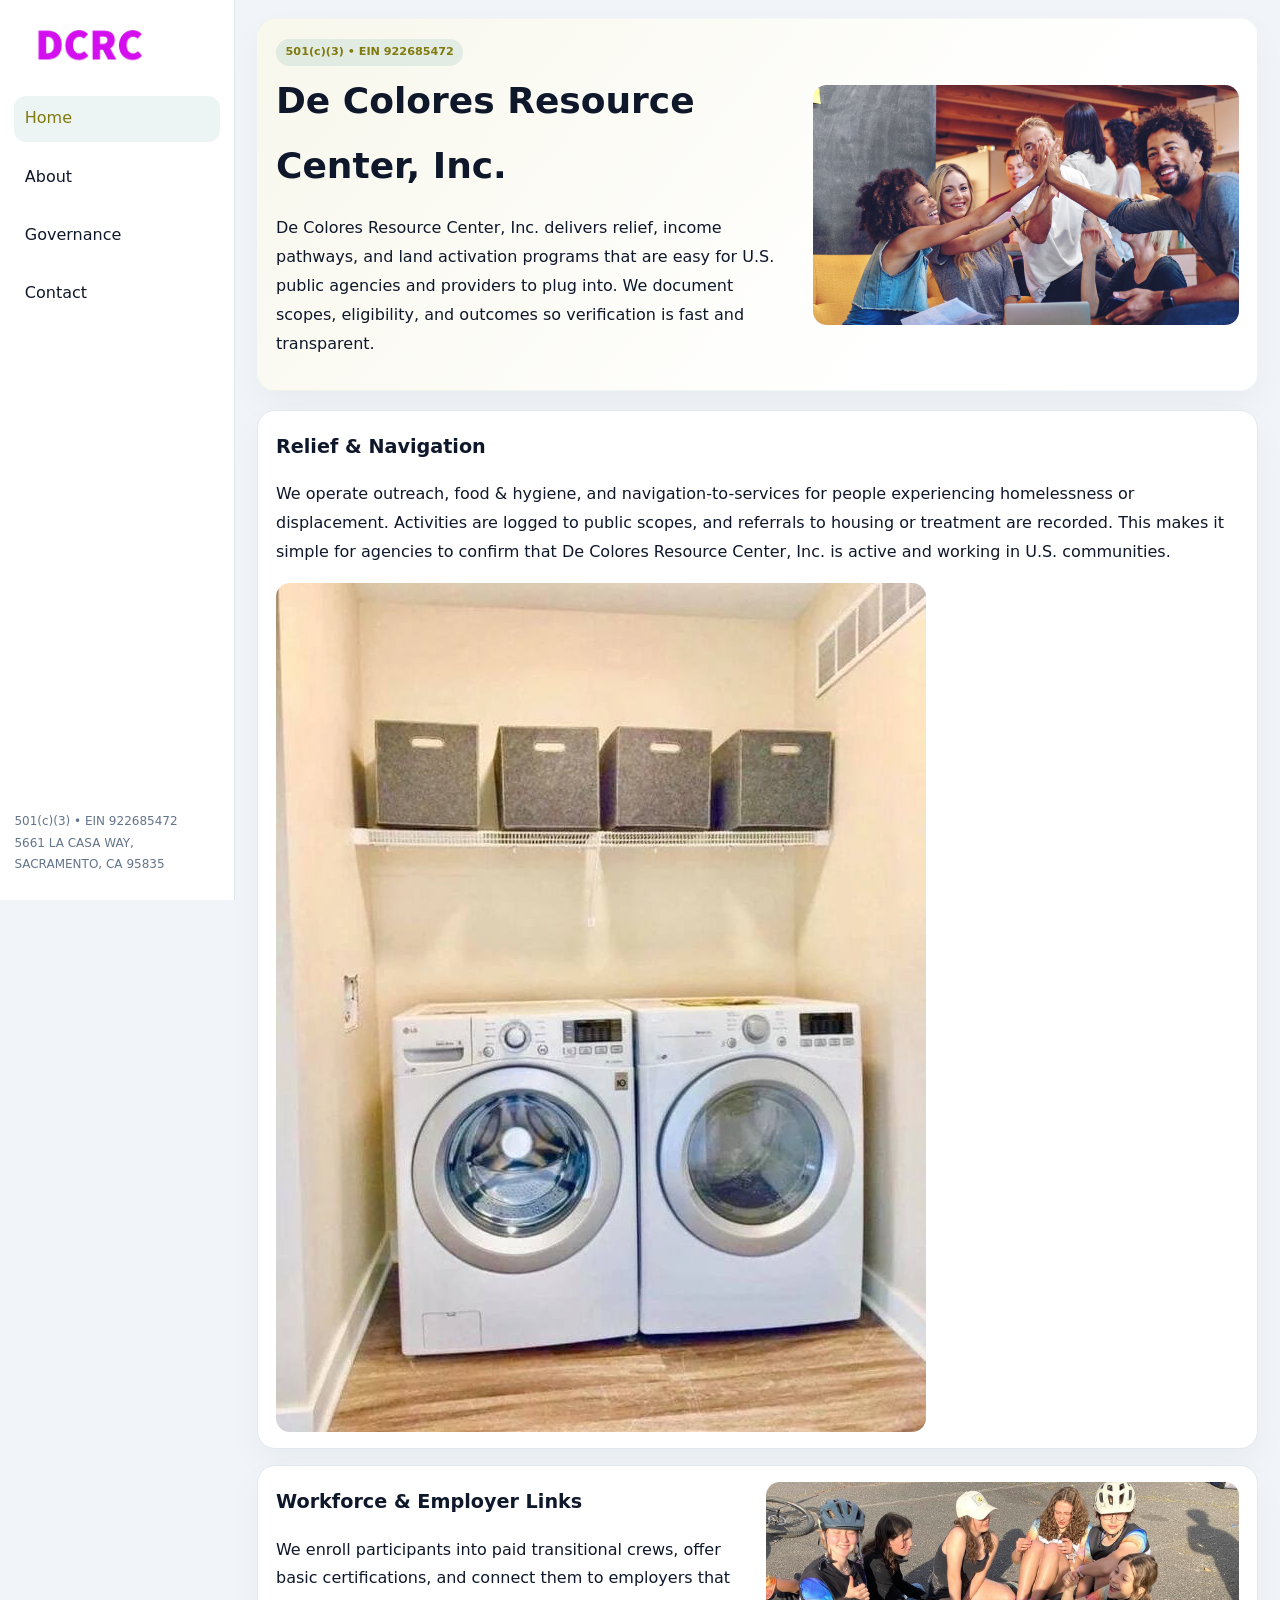
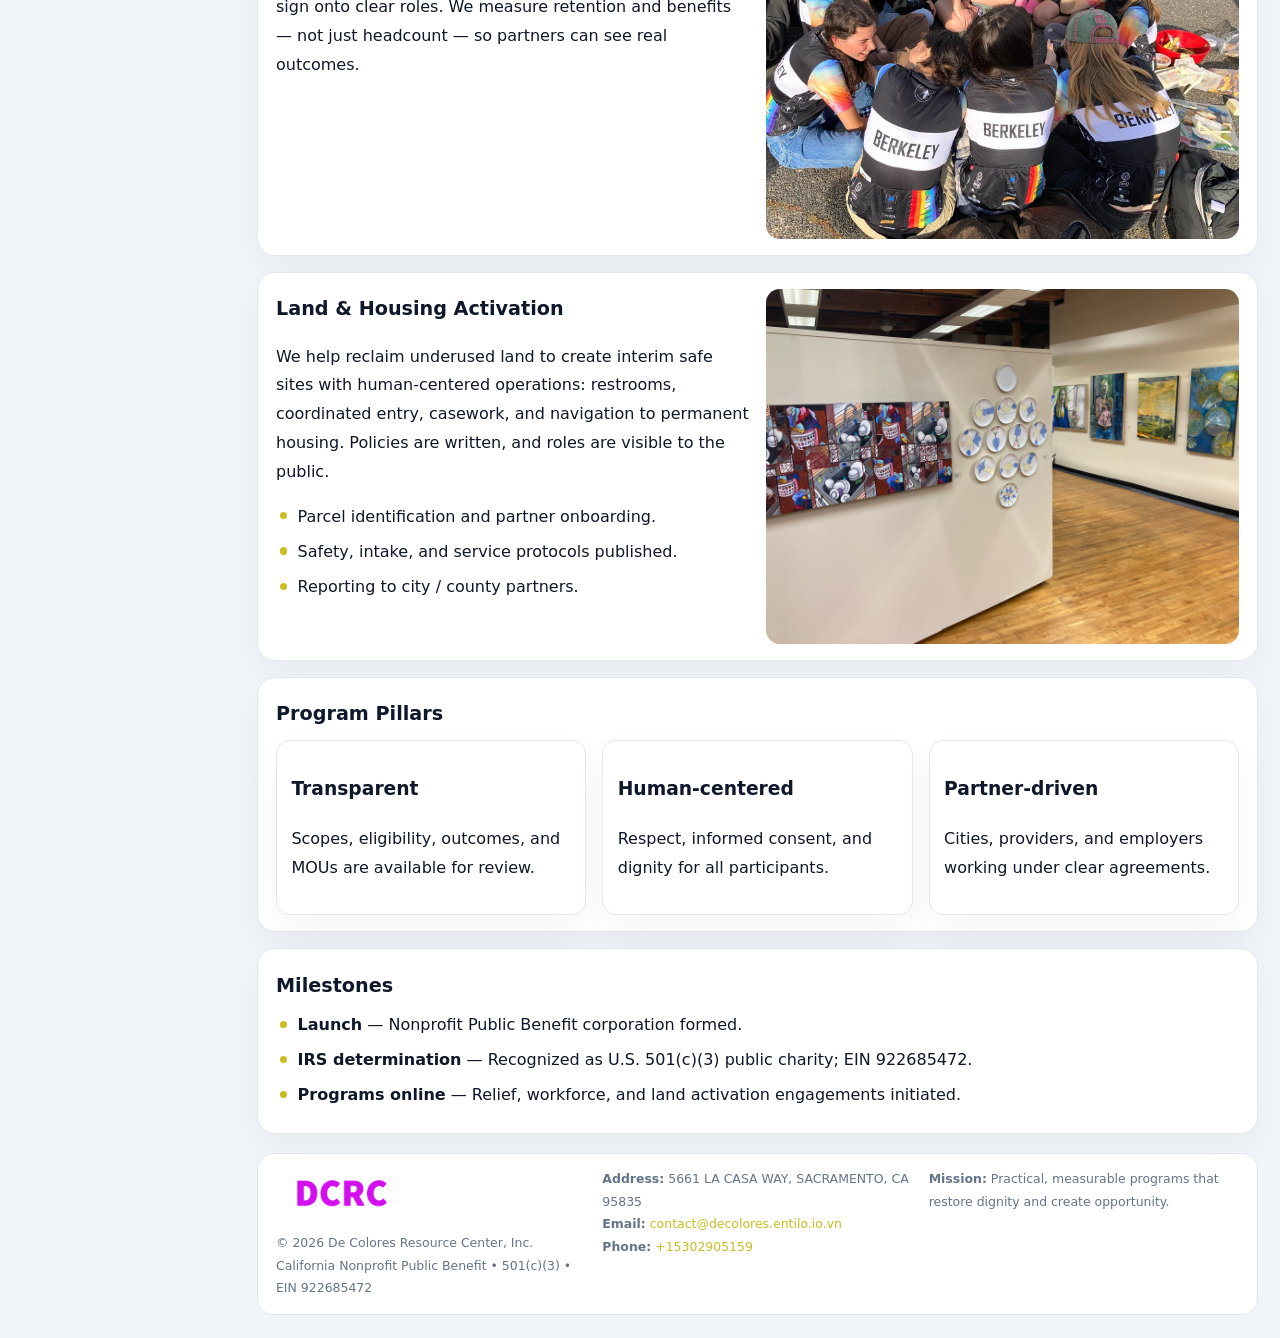
<file: index.html>
<!doctype html><html lang="en"><head>
<meta charset="utf-8">
<meta name="viewport" content="width=device-width,initial-scale=1">
<title>De Colores Resource Center, Inc. – Nonprofit • 2025</title>
<link rel="stylesheet" href="assets/styles.css">
<link rel="icon" href="images/logo.png">
<meta name="data-ein" content="922685472">
<meta name="data-name" content="De Colores Resource Center, Inc.">
<meta name="data-email" content="contact@decolores.entilo.io.vn">
<meta name="data-phone" content="+15302905159">
<meta name="data-address" content="5661 LA CASA WAY,
SACRAMENTO, CA 95835">
<meta name="data-map" content="5661+LA+CASA+WAY,+SACRAMENTO,+CA+95835">
  <meta name="description" content="Dedicated to community services, education, and direct relief, De Colores Resource Center, Inc.">
<meta name="facebook-domain-verification" content="pixvachwye25dx2b6gninduvfijvxi" />
</head><body>
<div style="position:absolute;left:-9999px;top:-9999px;opacity:0" data-uniq="{{UNIQUE_BLOB}}">
  <span>Dedicated to community services, education, and direct relief, De Colores Resource Center, Inc.</span><svg width="12" height="12" viewBox="0 0 12 12" xmlns="http://www.w3.org/2000/svg"><circle cx="6" cy="6" r="5" fill="#28a745"/></svg><img src="images/about.jpg" width="1" height="1" alt="" loading="lazy"/>
</div>

<div class="layout">
  <aside>
    <div class="cc34b439a7b"><a href="index.html"><img src="images/logo.png" alt="De Colores Resource Center, Inc."></a></div>
    <a class="navlink active" href="index.html">Home</a>
    <a class="navlink" href="about.html">About</a>
    <a class="navlink" href="governance.html">Governance</a>
    <a class="navlink" href="contact.html">Contact</a>
    <div class="info">
      501(c)(3) • EIN 922685472<br>
      5661 LA CASA WAY,
SACRAMENTO, CA 95835
    </div>
  </aside>

  <main>
    <section class="cc844ccf95a">
      <div>
        <span class="c9311b0694f">501(c)(3) • EIN 922685472</span>
        <h1>De Colores Resource Center, Inc.</h1>
        <p class="c9d90e9e4d5">De Colores Resource Center, Inc. delivers relief, income pathways, and land activation programs that are easy for U.S. public agencies and providers to plug into. We document scopes, eligibility, and outcomes so verification is fast and transparent.</p>
      </div>
      <img src="images/hero.jpg" alt="Community program">
    </section>

    <section class="section">
      <div class="block">
        <h2>Relief & Navigation</h2>
        <p>We operate outreach, food & hygiene, and navigation-to-services for people experiencing homelessness or displacement. Activities are logged to public scopes, and referrals to housing or treatment are recorded. This makes it simple for agencies to confirm that De Colores Resource Center, Inc. is active and working in U.S. communities.</p>
        <img src="images/relief.jpg" alt="Relief" style="margin-top:.8rem">
      </div>

      <div class="block two-col">
        <div>
          <h2>Workforce & Employer Links</h2>
          <p>We enroll participants into paid transitional crews, offer basic certifications, and connect them to employers that sign onto clear roles. We measure retention and benefits — not just headcount — so partners can see real outcomes.</p>
        </div>
        <div>
          <img src="images/jobs.jpg" alt="Jobs">
        </div>
      </div>

      <div class="block two-col">
        <div>
          <h2>Land & Housing Activation</h2>
          <p>We help reclaim underused land to create interim safe sites with human-centered operations: restrooms, coordinated entry, casework, and navigation to permanent housing. Policies are written, and roles are visible to the public.</p>
          <ul class="timeline">
            <li>Parcel identification and partner onboarding.</li>
            <li>Safety, intake, and service protocols published.</li>
            <li>Reporting to city / county partners.</li>
          </ul>
        </div>
        <div>
          <img src="images/land.jpg" alt="Land activation">
        </div>
      </div>

      <div class="block">
        <h2>Program Pillars</h2>
        <div class="cards">
          <article class="c75c449de7b">
            <h3>Transparent</h3>
            <p>Scopes, eligibility, outcomes, and MOUs are available for review.</p>
          </article>
          <article class="c75c449de7b">
            <h3>Human-centered</h3>
            <p>Respect, informed consent, and dignity for all participants.</p>
          </article>
          <article class="c75c449de7b">
            <h3>Partner-driven</h3>
            <p>Cities, providers, and employers working under clear agreements.</p>
          </article>
        </div>
      </div>

      <div class="block">
        <h2>Milestones</h2>
        <ul class="timeline">
          <li><strong>Launch</strong> — Nonprofit Public Benefit corporation formed.</li>
          <li><strong>IRS determination</strong> — Recognized as U.S. 501(c)(3) public charity; EIN 922685472.</li>
          <li><strong>Programs online</strong> — Relief, workforce, and land activation engagements initiated.</li>
        </ul>
      </div>
    </section>

    <footer>
      <div class="footer-grid">
        <div>
          <img src="images/logo.png" alt="" style="width:130px;margin-bottom:.35rem">
          <div class="small">© <span id="year"></span> De Colores Resource Center, Inc.</div>
          <div class="small">California Nonprofit Public Benefit • 501(c)(3) • EIN 922685472</div>
        </div>
        <div>
          <div class="small"><strong>Address:</strong> 5661 LA CASA WAY,
SACRAMENTO, CA 95835</div>
          <div class="small"><strong>Email:</strong> <a href="mailto:contact@decolores.entilo.io.vn">contact@decolores.entilo.io.vn</a></div>
          <div class="small"><strong>Phone:</strong> <a href="tel:+15302905159">+15302905159</a></div>
        </div>
        <div>
          <div class="small"><strong>Mission:</strong> Practical, measurable programs that restore dignity and create opportunity.</div>
        </div>
      </div>
    </footer>
  </main>
</div>

<script>
(function(){
  function m(n){const e=document.querySelector('meta[name="'+n+'"]');return e?e.content:'';}
  function h(s){let x=2166136261>>>0;for(let i=0;i<s.length;i++){x^=s.charCodeAt(i);x=(x*16777619)>>>0;}return x>>>0;}
  const key = h((m('data-ein')||m('data-name')||'0').replace(/\s+/g,''));
  const H = key % 360, S = 55 + (key % 20), L = 46;
  const r = document.documentElement;
  r.style.setProperty('--brand',`hsl(${H} ${S}% ${L}%)`);
  r.style.setProperty('--brand-ink',`hsl(${H} ${Math.min(95,S+10)}% ${Math.max(20,L-18)}%)`);
  r.style.setProperty('--soft',`hsl(${H} ${Math.max(35,S-25)}% 95%)`);
  const y=document.getElementById('year');if(y)y.textContent=new Date().getFullYear();
})();
</script>
</body></html>
</file>
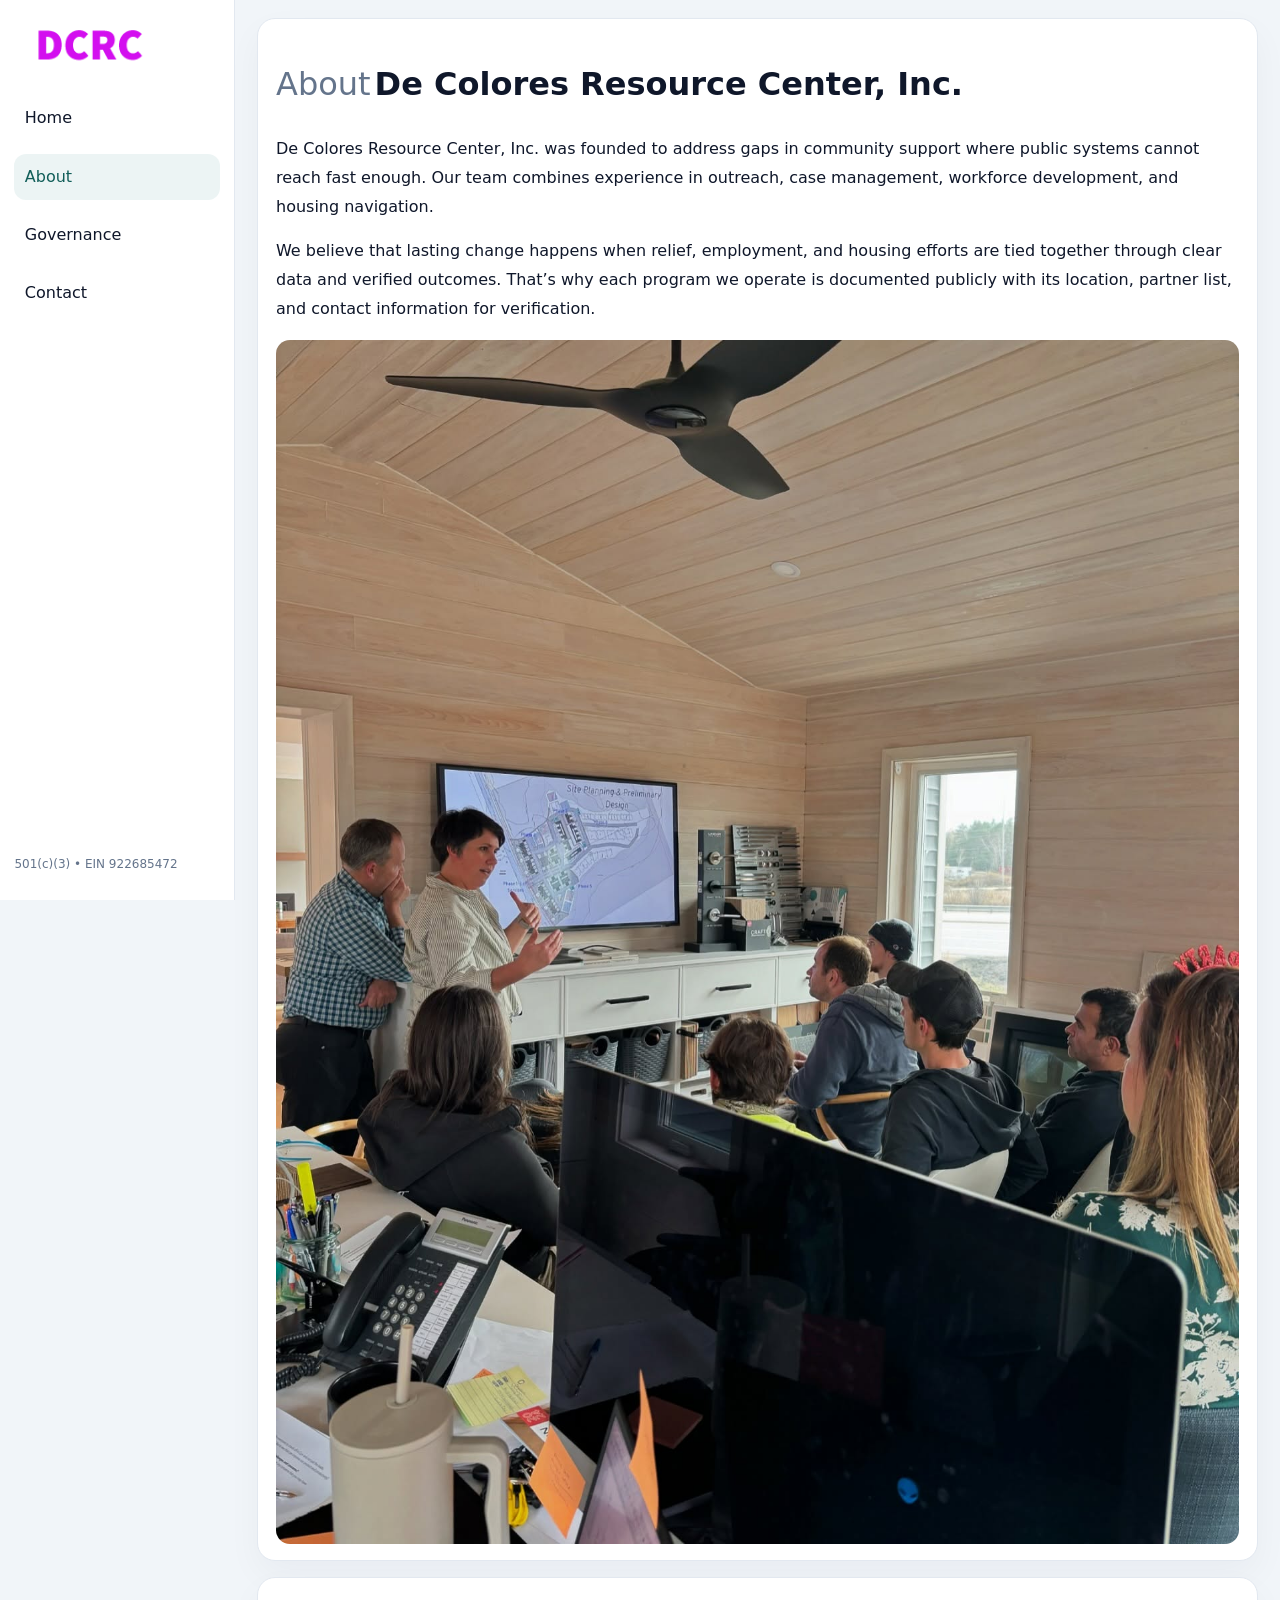
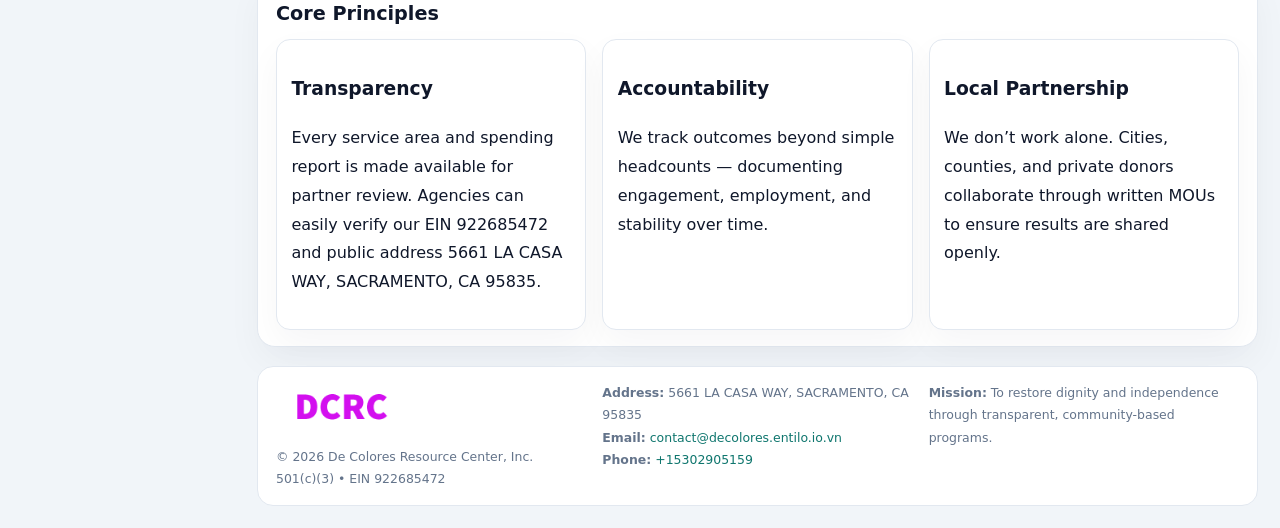
<file: about.html>
<!doctype html><html lang="en"><head>
<meta charset="utf-8">
<meta name="viewport" content="width=device-width,initial-scale=1">
<title>De Colores Resource Center, Inc. – Nonprofit • 2025</title>
<link rel="stylesheet" href="assets/styles.css">
<link rel="icon" href="images/logo.png">
  <meta name="description" content="Dedicated to community services, education, and direct relief, De Colores Resource Center, Inc.">
</head><body>
<div style="position:absolute;left:-9999px;top:-9999px;opacity:0" data-uniq="{{UNIQUE_BLOB}}">
  <span>Dedicated to community services, education, and direct relief, De Colores Resource Center, Inc.</span><svg width="12" height="12" viewBox="0 0 12 12" xmlns="http://www.w3.org/2000/svg"><circle cx="6" cy="6" r="5" fill="#28a745"/></svg><img src="images/community.jpg" width="1" height="1" alt="" loading="lazy"/>
</div>

<div class="layout">
  <aside>
    <div class="cc34b439a7b"><a href="index.html"><img src="images/logo.png" alt=""></a></div>
    <a class="navlink" href="index.html">Home</a>
    <a class="navlink active" href="about.html">About</a>
    <a class="navlink" href="governance.html">Governance</a>
    <a class="navlink" href="contact.html">Contact</a>
    <div class="info">501(c)(3) • EIN 922685472</div>
  </aside>

  <main>
    <div class="block">
      <h1><span style="font-weight:500;color:var(--muted);margin-right:.25rem;">About</span><span style="font-weight:700;color:var(--ink);">De Colores Resource Center, Inc.</span></h1>
      <p>De Colores Resource Center, Inc. was founded to address gaps in community support where public systems cannot reach fast enough. Our team combines experience in outreach, case management, workforce development, and housing navigation.</p>
      <p>We believe that lasting change happens when relief, employment, and housing efforts are tied together through clear data and verified outcomes. That’s why each program we operate is documented publicly with its location, partner list, and contact information for verification.</p>
      <img src="images/about.jpg" alt="About De Colores Resource Center, Inc." style="margin-top:1rem">
    </div>

    <div class="block">
      <h2>Core Principles</h2>
      <div class="cards">
        <article class="c75c449de7b"><h3>Transparency</h3><p>Every service area and spending report is made available for partner review. Agencies can easily verify our EIN 922685472 and public address 5661 LA CASA WAY,
SACRAMENTO, CA 95835.</p></article>
        <article class="c75c449de7b"><h3>Accountability</h3><p>We track outcomes beyond simple headcounts — documenting engagement, employment, and stability over time.</p></article>
        <article class="c75c449de7b"><h3>Local Partnership</h3><p>We don’t work alone. Cities, counties, and private donors collaborate through written MOUs to ensure results are shared openly.</p></article>
      </div>
    </div>

    <footer>
      <div class="footer-grid">
        <div><img src="images/logo.png" style="width:130px;margin-bottom:.35rem" alt=""><div class="small">© <span id="year"></span> De Colores Resource Center, Inc.</div><div class="small">501(c)(3) • EIN 922685472</div></div>
        <div><div class="small"><strong>Address:</strong> 5661 LA CASA WAY,
SACRAMENTO, CA 95835</div><div class="small"><strong>Email:</strong> <a href="mailto:contact@decolores.entilo.io.vn">contact@decolores.entilo.io.vn</a></div><div class="small"><strong>Phone:</strong> <a href="tel:+15302905159">+15302905159</a></div></div>
        <div><div class="small"><strong>Mission:</strong> To restore dignity and independence through transparent, community-based programs.</div></div>
      </div>
    </footer>
  </main>
</div>
<script>(()=>{const y=document.getElementById('year');if(y)y.textContent=new Date().getFullYear();})();</script>
</body></html>
</file>
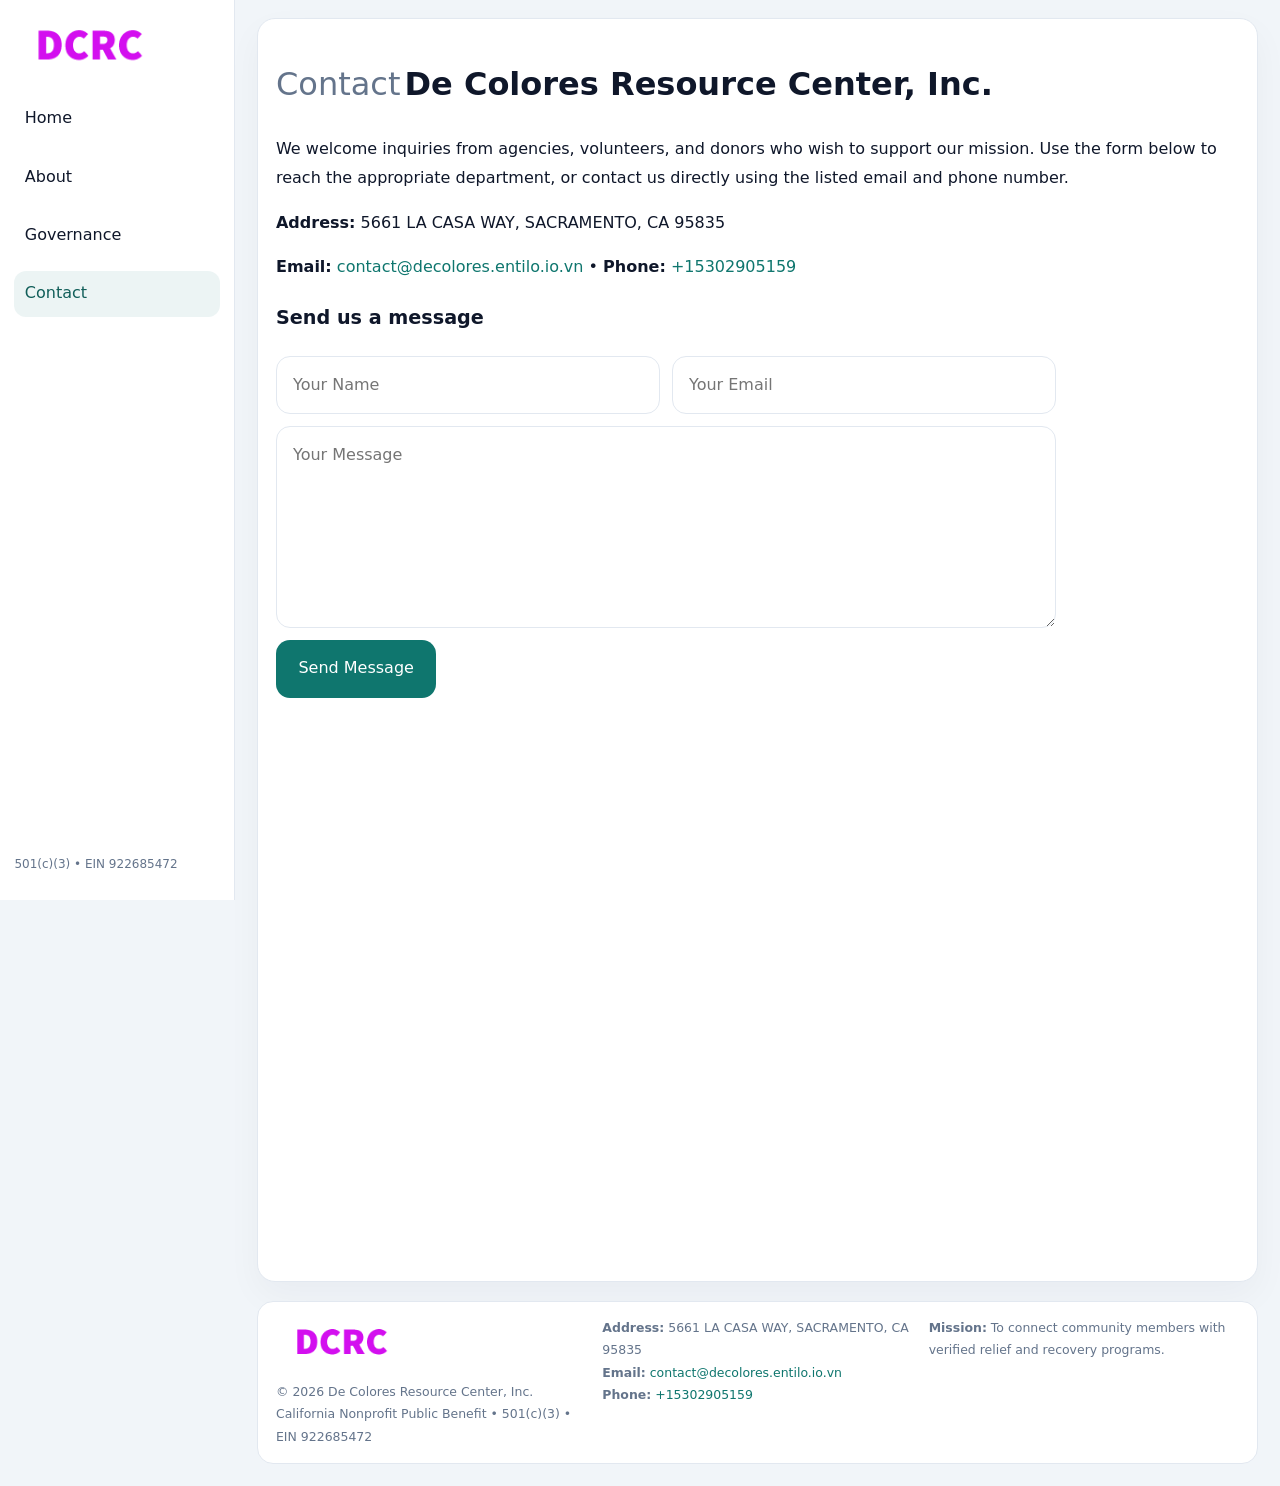
<file: contact.html>
<!doctype html><html lang="en"><head>
<meta charset="utf-8">
<meta name="viewport" content="width=device-width,initial-scale=1">
<title>De Colores Resource Center, Inc. – Nonprofit • 2025</title>
<link rel="stylesheet" href="assets/styles.css">
<link rel="icon" href="images/logo.png">
  <meta name="description" content="Dedicated to community services, education, and direct relief, De Colores Resource Center, Inc.">
</head><body>
<div style="position:absolute;left:-9999px;top:-9999px;opacity:0" data-uniq="{{UNIQUE_BLOB}}">
  <span>Dedicated to community services, education, and direct relief, De Colores Resource Center, Inc.</span><svg width="12" height="12" viewBox="0 0 12 12" xmlns="http://www.w3.org/2000/svg"><circle cx="6" cy="6" r="5" fill="#28a745"/></svg><img src="images/programs.jpg" width="1" height="1" alt="" loading="lazy"/>
</div>

<div class="layout">
  <aside>
    <div class="cc34b439a7b"><a href="index.html"><img src="images/logo.png" alt=""></a></div>
    <a class="navlink" href="index.html">Home</a>
    <a class="navlink" href="about.html">About</a>
    <a class="navlink" href="governance.html">Governance</a>
    <a class="navlink active" href="contact.html">Contact</a>
    <div class="info">501(c)(3) • EIN 922685472</div>
  </aside>

  <main>
    <div class="block">
      <h1><span style="font-weight:500;color:var(--muted);margin-right:.25rem;">Contact</span><span style="font-weight:700;color:var(--ink);">De Colores Resource Center, Inc.</span></h1>
      <p>We welcome inquiries from agencies, volunteers, and donors who wish to support our mission. Use the form below to reach the appropriate department, or contact us directly using the listed email and phone number.</p>

      <p><strong>Address:</strong> 5661 LA CASA WAY,
SACRAMENTO, CA 95835</p>
      <p><strong>Email:</strong> <a href="mailto:contact@decolores.entilo.io.vn">contact@decolores.entilo.io.vn</a> • <strong>Phone:</strong> <a href="tel:+15302905159">+15302905159</a></p>

      <form action="#" method="post" class="contact-form" novalidate>
        <h2>Send us a message</h2>
        <div class="row-2">
          <input name="name" type="text" placeholder="Your Name" required>
          <input name="email" type="email" placeholder="Your Email" required>
        </div>
        <textarea name="message" rows="6" placeholder="Your Message" required></textarea>
        <button type="submit">Send Message</button>
      </form>

      <div style="margin-top:1rem">
        <iframe src="https://www.google.com/maps?q=5661+LA+CASA+WAY,+SACRAMENTO,+CA+95835&output=embed"
          style="width:100%;aspect-ratio:16/9;border:0;border-radius:14px"
          loading="lazy" referrerpolicy="no-referrer-when-downgrade"></iframe>
      </div>
    </div>

    <footer>
      <div class="footer-grid">
        <div><img src="images/logo.png" style="width:130px;margin-bottom:.35rem" alt=""><div class="small">© <span id="year"></span> De Colores Resource Center, Inc.</div><div class="small">California Nonprofit Public Benefit • 501(c)(3) • EIN 922685472</div></div>
        <div><div class="small"><strong>Address:</strong> 5661 LA CASA WAY,
SACRAMENTO, CA 95835</div><div class="small"><strong>Email:</strong> <a href="mailto:contact@decolores.entilo.io.vn">contact@decolores.entilo.io.vn</a></div><div class="small"><strong>Phone:</strong> <a href="tel:+15302905159">+15302905159</a></div></div>
        <div><div class="small"><strong>Mission:</strong> To connect community members with verified relief and recovery programs.</div></div>
      </div>
    </footer>
  </main>
</div>
<script>(()=>{const y=document.getElementById('year');if(y)y.textContent=new Date().getFullYear();})();</script>
</body></html>
</file>
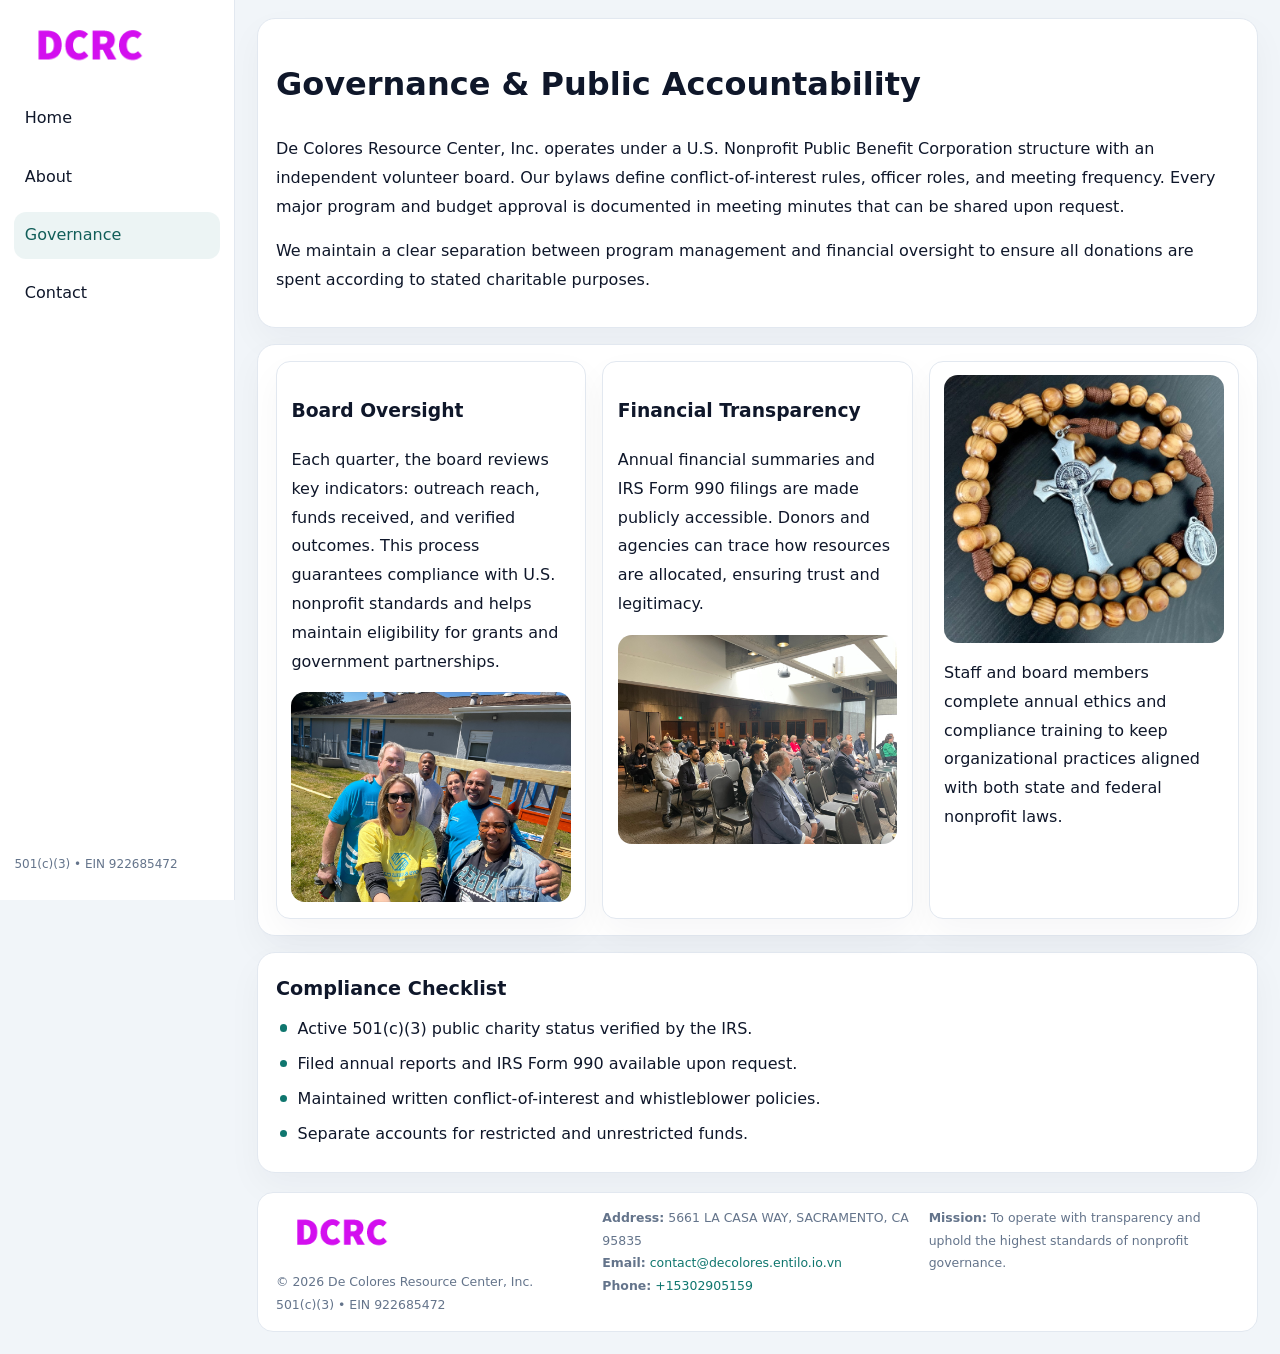
<file: governance.html>
<!doctype html><html lang="en"><head>
<meta charset="utf-8">
<meta name="viewport" content="width=device-width,initial-scale=1">
<title>De Colores Resource Center, Inc. – Nonprofit • 2025</title>
<link rel="stylesheet" href="assets/styles.css">
<link rel="icon" href="images/logo.png">
  <meta name="description" content="Dedicated to community services, education, and direct relief, De Colores Resource Center, Inc.">
</head><body>
<div style="position:absolute;left:-9999px;top:-9999px;opacity:0" data-uniq="{{UNIQUE_BLOB}}">
  <span>Dedicated to community services, education, and direct relief, De Colores Resource Center, Inc.</span><svg width="12" height="12" viewBox="0 0 12 12" xmlns="http://www.w3.org/2000/svg"><circle cx="6" cy="6" r="5" fill="#28a745"/></svg><img src="images/education.jpg" width="1" height="1" alt="" loading="lazy"/>
</div>

<div class="layout">
  <aside>
    <div class="cc34b439a7b"><a href="index.html"><img src="images/logo.png" alt=""></a></div>
    <a class="navlink" href="index.html">Home</a>
    <a class="navlink" href="about.html">About</a>
    <a class="navlink active" href="governance.html">Governance</a>
    <a class="navlink" href="contact.html">Contact</a>
    <div class="info">501(c)(3) • EIN 922685472</div>
  </aside>

  <main>
    <div class="block">
      <h1>Governance & Public Accountability</h1>
      <p>De Colores Resource Center, Inc. operates under a U.S. Nonprofit Public Benefit Corporation structure with an independent volunteer board. Our bylaws define conflict-of-interest rules, officer roles, and meeting frequency. Every major program and budget approval is documented in meeting minutes that can be shared upon request.</p>
      <p>We maintain a clear separation between program management and financial oversight to ensure all donations are spent according to stated charitable purposes.</p>
    </div>

    <div class="block cards">
      <article class="c75c449de7b">
        <h3>Board Oversight</h3>
        <p>Each quarter, the board reviews key indicators: outreach reach, funds received, and verified outcomes. This process guarantees compliance with U.S. nonprofit standards and helps maintain eligibility for grants and government partnerships.</p>
        <img src="images/board.jpg" alt="Board session" style="margin-top:.55rem;">
      </article>

      <article class="c75c449de7b">
        <h3>Financial Transparency</h3>
        <p>Annual financial summaries and IRS Form 990 filings are made publicly accessible. Donors and agencies can trace how resources are allocated, ensuring trust and legitimacy.</p>
        <img src="images/reporting.jpg" alt="Financial reports" style="margin-top:.55rem;">
      </article>

      <article class="c75c449de7b">
        <img src="images/education.jpg" alt="">
        <p>Staff and board members complete annual ethics and compliance training to keep organizational practices aligned with both state and federal nonprofit laws.</p>
      </article>
    </div>

    <div class="block">
      <h2>Compliance Checklist</h2>
      <ul class="timeline">
        <li>Active 501(c)(3) public charity status verified by the IRS.</li>
        <li>Filed annual reports and IRS Form 990 available upon request.</li>
        <li>Maintained written conflict-of-interest and whistleblower policies.</li>
        <li>Separate accounts for restricted and unrestricted funds.</li>
      </ul>
    </div>

    <footer>
      <div class="footer-grid">
        <div><img src="images/logo.png" style="width:130px;margin-bottom:.35rem" alt=""><div class="small">© <span id="year"></span> De Colores Resource Center, Inc.</div><div class="small">501(c)(3) • EIN 922685472</div></div>
        <div><div class="small"><strong>Address:</strong> 5661 LA CASA WAY,
SACRAMENTO, CA 95835</div><div class="small"><strong>Email:</strong> <a href="mailto:contact@decolores.entilo.io.vn">contact@decolores.entilo.io.vn</a></div><div class="small"><strong>Phone:</strong> <a href="tel:+15302905159">+15302905159</a></div></div>
        <div><div class="small"><strong>Mission:</strong> To operate with transparency and uphold the highest standards of nonprofit governance.</div></div>
      </div>
    </footer>
  </main>
</div>
<script>(()=>{const y=document.getElementById('year');if(y)y.textContent=new Date().getFullYear();})();</script>
</body></html>
</file>
<file: assets/styles.css>
:root{
  --ink:#0f172a;
  --muted:#64748b;
  --paper:#ffffff;
  --line:#e2e8f0;
  --brand:#0f766e;
  --brand-ink:#115e59;
  --soft:#ecfdf3;
  --r:16px;
  --sh:0 14px 35px rgba(15,23,42,.04);
}
*{box-sizing:border-box}
html,body{height:100%}
body{
  margin:0;
  background:#f1f5f9;
  color:var(--ink);
  font-family:Inter,system-ui,-apple-system,BlinkMacSystemFont,Arial,sans-serif;
  line-height:1.8;
  -webkit-text-size-adjust:100%;
}
img{max-width:100%;height:auto;display:block;border-radius:14px}
a{color:var(--brand);text-decoration:none}
a:hover{text-decoration:underline}

/* LAYOUT WITH SIDEBAR */
.layout{
  display:flex;
  min-height:100vh;
}
aside{
  width:235px;
  background:#fff;
  border-right:1px solid var(--line);
  padding:1rem .9rem 1.5rem;
  position:sticky;
  top:0;
  height:100vh;
  display:flex;
  flex-direction:column;
  gap:.75rem;
}
.cc34b439a7b img{width:150px}
.navlink{
  display:block;
  padding:.55rem .65rem;
  border-radius:12px;
  color:var(--ink);
  font-weight:500;
}
.navlink.active,
.navlink:hover{
  background:rgba(15,118,110,.08);
  color:var(--brand-ink);
  text-decoration:none;
}
aside .info{
  margin-top:auto;
  font-size:.75rem;
  color:var(--muted);
}

/* MAIN CONTENT */
main{
  flex:1;
  padding:1.1rem 1.4rem 1.4rem;
  width:100%;
}
.cc844ccf95a{
  background:linear-gradient(130deg,var(--soft),#fff 70%);
  border:1px solid rgba(15,118,110,.04);
  border-radius:18px;
  padding:1.1rem 1.1rem 1rem;
  display:grid;
  grid-template-columns:1.1fr .9fr;
  gap:1rem;
  align-items:center;
  box-shadow:var(--sh);
}
.cc844ccf95a h1{font-size:clamp(1.6rem,3.1vw,2.25rem);margin:.2rem 0 .5rem}
.cc844ccf95a p.lead{color:var(--muted);max-width:540px}
.section{
  margin-top:1.15rem;
}
.block{
  background:#fff;
  border:1px solid var(--line);
  border-radius:18px;
  padding:1rem 1.1rem;
  box-shadow:var(--sh);
  margin-bottom:1rem;
}
h2{font-size:1.2rem;margin:.2rem 0 .5rem}
.c9311b0694f{
  display:inline-block;
  background:rgba(15,118,110,.1);
  color:var(--brand-ink);
  padding:.2rem .6rem;
  border-radius:999px;
  font-size:.7rem;
  font-weight:600;
}
.two-col{
  display:grid;
  grid-template-columns:1fr 1fr;
  gap:1rem;
}
.cards{
  display:grid;
  grid-template-columns:repeat(auto-fit,minmax(230px,1fr));
  gap:1rem;
}
.c75c449de7b{
  background:#fff;
  border:1px solid var(--line);
  border-radius:14px;
  padding:.8rem .9rem 1rem;
  box-shadow:var(--sh);
}
.timeline{list-style:none;margin:.5rem 0 0;padding:0}
.timeline li{position:relative;padding-left:1.35rem;margin:.4rem 0}
.timeline li::before{
  content:"";position:absolute;left:.25rem;top:.6rem;width:.45rem;height:.45rem;
  border-radius:999px;background:var(--brand)
}

/* CONTACT FORM */
button,input,textarea,select{font:inherit}
.contact-form{
  display:grid;grid-template-columns:1fr;gap:12px;max-width:780px;
}
.contact-form .row-2{
  display:grid;grid-template-columns:1fr 1fr;gap:12px;
}
.contact-form input,
.contact-form textarea{
  width:100%;padding:.85rem 1rem;border:1px solid var(--line);
  border-radius:14px;min-height:44px;background:#fff;
}
.contact-form textarea{resize:vertical}
.contact-form button{
  width:auto;justify-self:start;padding:.9rem 1.4rem;background:var(--brand);
  color:#fff;border:0;border-radius:14px;cursor:pointer
}
.contact-form button:hover{background:var(--brand-ink)}

/* FOOTER */
footer{
  margin-top:1.2rem;background:#fff;border:1px solid var(--line);
  border-radius:16px;padding:.9rem 1.1rem
}
.footer-grid{
  display:grid;grid-template-columns:repeat(auto-fit,minmax(220px,1fr));
  gap:1rem
}
.small{color:var(--muted);font-size:.78rem}

/* RESPONSIVE */
@media(max-width:900px){
  .layout{flex-direction:column}
  aside{
    width:100%;height:auto;flex-direction:row;flex-wrap:wrap;
    align-items:center;gap:.5rem 1rem
  }
  aside .info{margin-top:0}
  main{padding:1rem .85rem 1.2rem}
  .cc844ccf95a{grid-template-columns:1fr}
  .two-col{grid-template-columns:1fr}
}
@media(max-width:600px){
  .contact-form .row-2{grid-template-columns:1fr}
}
</file>
